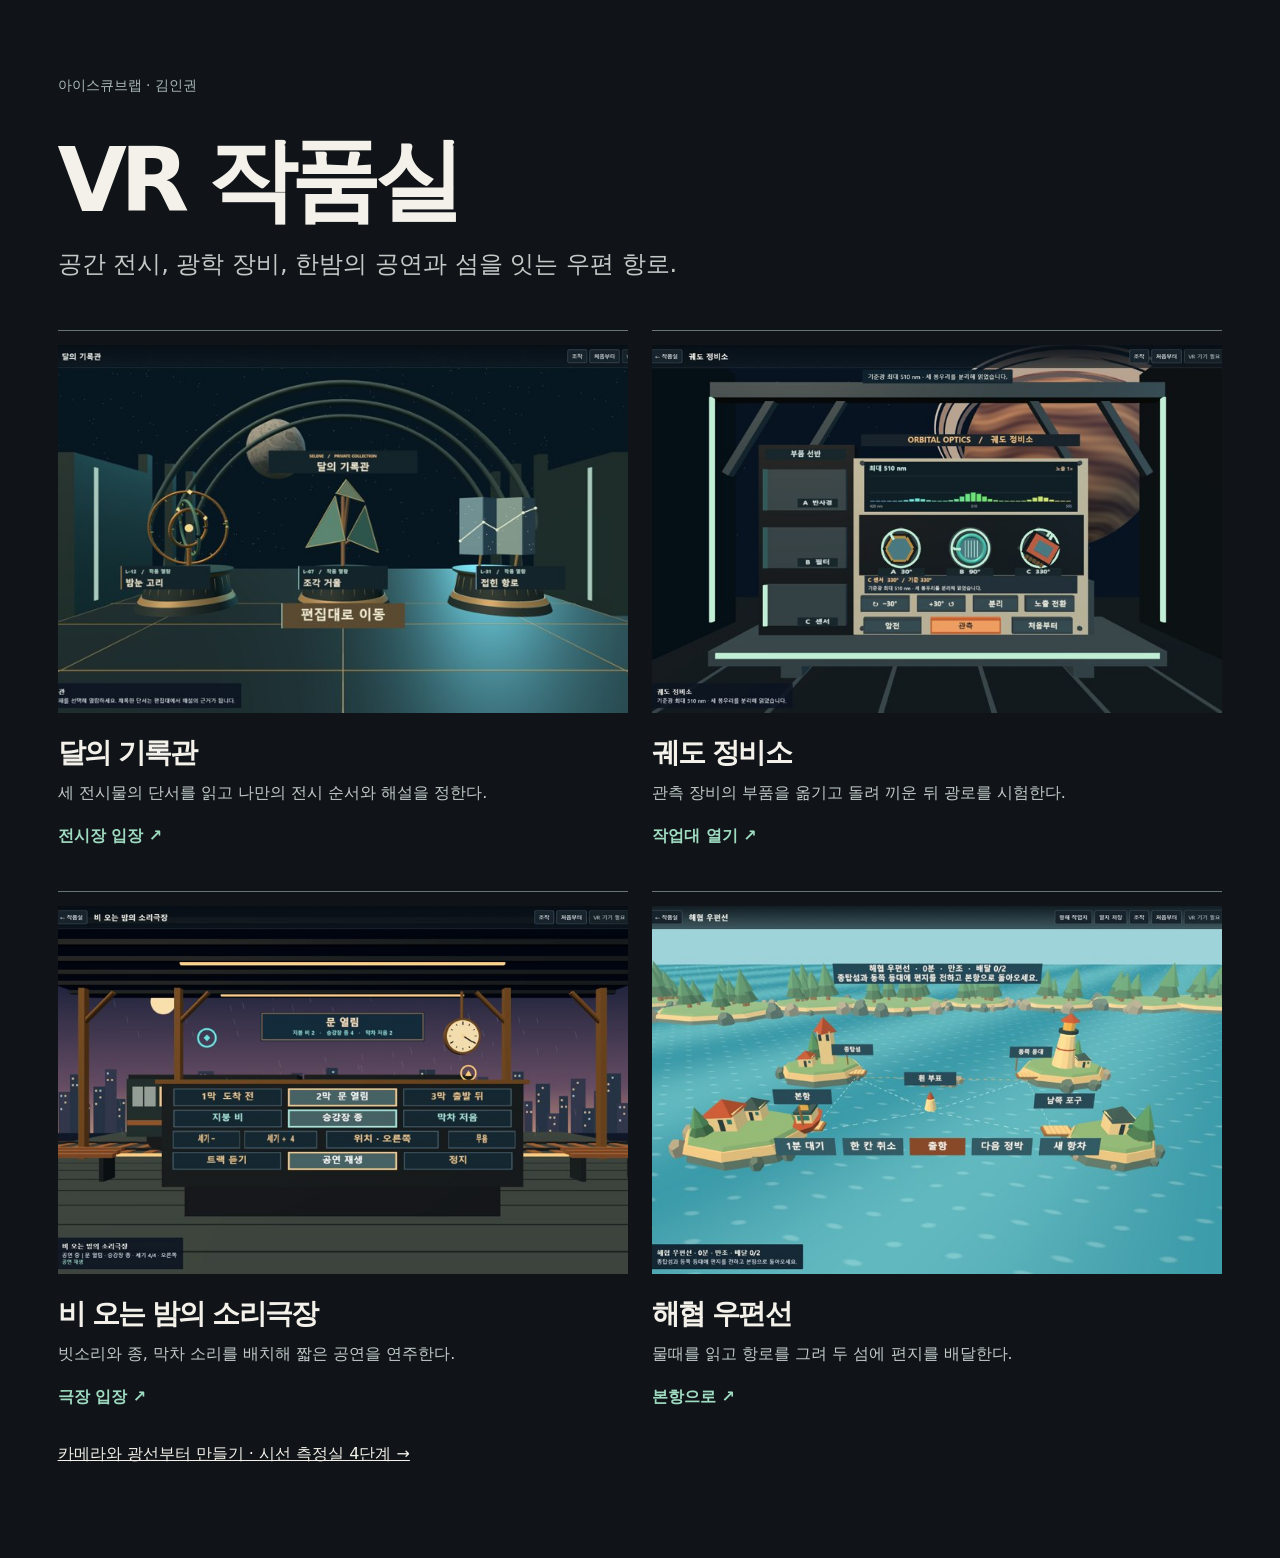
<file: docs/index.html>
<!doctype html>
<html lang="ko"><head><meta charset="utf-8"><meta name="viewport" content="width=device-width,initial-scale=1,viewport-fit=cover"><title>VR 가상현실 콘텐츠 제작 · 작품실</title><link rel="stylesheet" href="./studio.css"></head>
<body>
<main id="library" hidden>
  <header><div class="imprint">아이스큐브랩 · 김인권</div><h1>VR 작품실</h1><p>공간 전시, 광학 장비, 한밤의 공연과 섬을 잇는 우편 항로.</p></header>
  <nav class="works" aria-label="실행할 작품">
    <a href="?project=gallery"><img src="previews/gallery.jpg" alt="달의 기록관 전시장"><h2>달의 기록관</h2><p>세 전시물의 단서를 읽고 나만의 전시 순서와 해설을 정한다.</p><strong>전시장 입장 ↗</strong></a>
    <a href="?project=repair"><img src="previews/repair.jpg" alt="궤도 정비소 조립 작업대"><h2>궤도 정비소</h2><p>관측 장비의 부품을 옮기고 돌려 끼운 뒤 광로를 시험한다.</p><strong>작업대 열기 ↗</strong></a>
    <a href="?project=sound"><img src="previews/sound.jpg" alt="비 오는 밤의 소리극장 무대"><h2>비 오는 밤의 소리극장</h2><p>빗소리와 종, 막차 소리를 배치해 짧은 공연을 연주한다.</p><strong>극장 입장 ↗</strong></a>
    <a href="?project=post"><img src="previews/post.jpg" alt="등대와 종탑섬을 잇는 우편선"><h2>해협 우편선</h2><p>물때를 읽고 항로를 그려 두 섬에 편지를 배달한다.</p><strong>본항으로 ↗</strong></a>
  </nav>
  <p class="starter"><a href="starter/index.html">카메라와 광선부터 만들기 · 시선 측정실 4단계 →</a></p>
</main>
<main id="player" hidden><div id="stage"></div>
  <header class="toolbar"><a href="./">← 작품실</a><h1 id="name"></h1><div class="tools"><button id="help" aria-expanded="false">조작</button><button id="reset">처음부터</button><button id="enterVR" disabled>VR 확인 중</button></div></header>
  <aside id="guide" hidden>마우스로 대상을 누르세요. 오른쪽 버튼을 누른 채 끌거나 방향키로 시선을 돌립니다. 화면 중앙을 조준할 때는 Enter로 누르고 뗄 수 있습니다. VR에서는 컨트롤러로 가리키고 트리거를 사용하세요.</aside>
  <section id="hud" aria-label="작품 진행"><b id="title"></b><span id="subtitle"></span><small id="focus"></small></section>
  <p id="notice" role="status" aria-live="polite"></p>
</main>
<script type="module" src="./studio.mjs"></script></body></html>
</file>
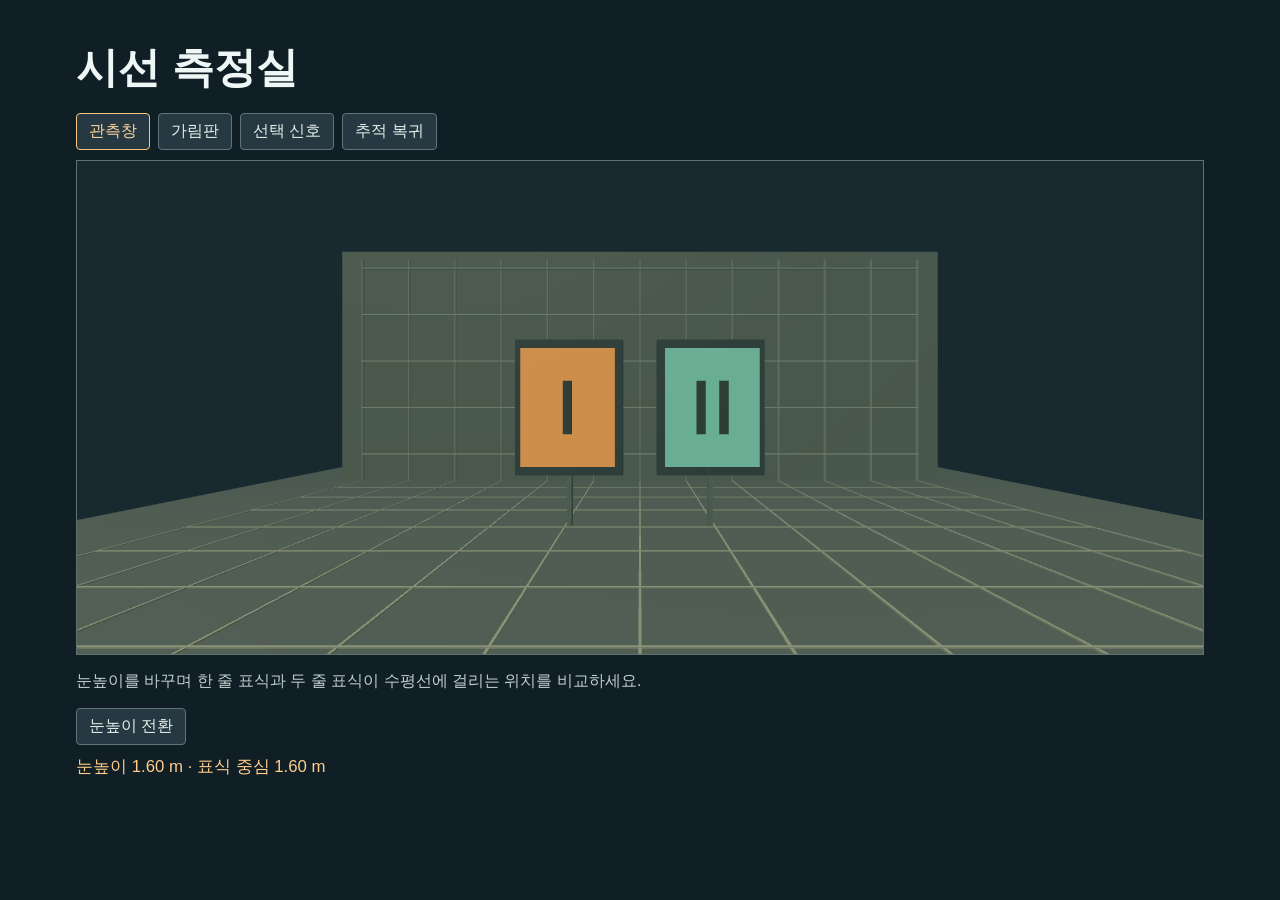
<file: docs/starter/index.html>
<!doctype html>
<html lang="ko"><meta charset="utf-8"><meta name="viewport" content="width=device-width, initial-scale=1">
<title>시선 측정실 · WebXR 제작 실습</title>
<style>
*{box-sizing:border-box}body{margin:0;background:#101e26;color:#eef7f5;font-family:"Malgun Gothic",sans-serif}main{max-width:1200px;margin:auto;padding:clamp(12px,3vw,36px)}h1{font-size:clamp(24px,4vw,42px);margin:.1em 0 .4em}nav,.controls{display:flex;flex-wrap:wrap;align-items:center;gap:8px;margin:10px 0}a,button{background:#263943;border:1px solid #60747a;border-radius:4px;padding:7px 12px;color:#e5efea;font:inherit;text-decoration:none}a[aria-current],button:enabled:hover{border-color:#ffc57a;color:#ffd69d}button:disabled{opacity:.7}#view{width:100%;height:clamp(280px,55vh,680px);background:#22333d;border:1px solid #61726e}canvas{display:block;width:100%;height:100%;touch-action:none}#help{color:#bfcece}#readout{display:block;min-height:2em;margin:10px 0;color:#ffcd8c;font-size:1.05em}
</style>
<main><h1>시선 측정실</h1><nav aria-label="실습 단계">
<a href="?step=1">관측창</a><a href="?step=2">가림판</a><a href="?step=3">선택 신호</a><a href="?step=4">추적 복귀</a></nav>
<div id="view"></div><p id="help"></p><div class="controls" id="controls"></div><output id="readout" aria-live="polite"></output></main>
<script type="module" src="./bench.mjs"></script></html>
</file>
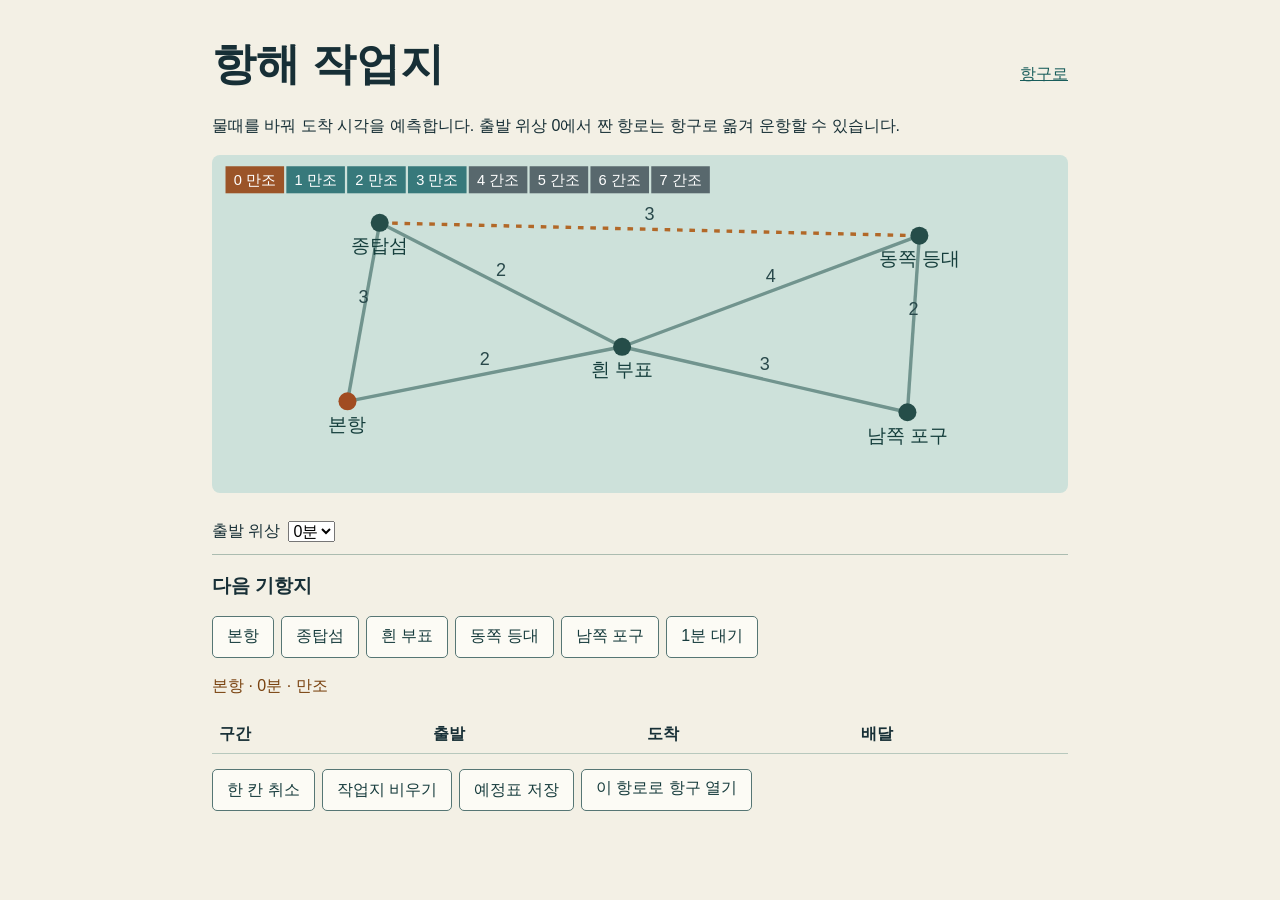
<file: docs/projects/post/chart.html>
<!doctype html><html lang="ko"><head><meta charset="utf-8"><meta name="viewport" content="width=device-width,initial-scale=1"><title>해협 우편선 · 항해 작업지</title><style>
*{box-sizing:border-box}body{margin:0;background:#f3f0e5;color:#172f36;font:16px/1.55 "Malgun Gothic",sans-serif}main{max-width:900px;margin:auto;padding:30px 22px 70px}header{display:flex;align-items:baseline;justify-content:space-between;gap:16px;flex-wrap:wrap}h1{font-size:clamp(28px,5vw,44px);margin:0}h2{font-size:19px}a{color:#185d5b}button,a.action{font:inherit;border:1px solid #567674;background:#fcfbf5;color:#173c3d;border-radius:5px;min-height:42px;padding:6px 14px;text-decoration:none;cursor:pointer}button:focus-visible,a:focus-visible{outline:3px solid #af5213;outline-offset:3px}.group{display:flex;gap:7px;flex-wrap:wrap}.rule{padding:10px 0;border-bottom:1px solid #abbcb0}svg{display:block;max-width:100%;width:100%;height:auto;border-radius:8px;background:#cde1da}table{width:100%;border-collapse:collapse;margin:8px 0 15px}td,th{text-align:left;padding:7px;border-bottom:1px solid #b7c8bd}#note{min-height:1.5em;color:#79420f}label{display:inline-flex;gap:8px;align-items:center}select{font:inherit}</style></head><body><main><header><h1>항해 작업지</h1><a href="../../?project=post">항구로</a></header><p>물때를 바꿔 도착 시각을 예측합니다. 출발 위상 0에서 짠 항로는 항구로 옮겨 운항할 수 있습니다.</p><svg id="map" viewBox="0 0 760 300" role="img" aria-label="다섯 기항지와 항로, 주황색 점선은 얕은 수로"></svg><p class="rule"><label>출발 위상 <select id="phase" aria-label="출발 위상"></select></label></p><h2>다음 기항지</h2><div class="group" id="choices"></div><p id="note" role="status"></p><table><thead><tr><th>구간</th><th>출발</th><th>도착</th><th>배달</th></tr></thead><tbody id="rows"></tbody></table><div class="group"><button id="undo">한 칸 취소</button><button id="clear">작업지 비우기</button><button id="save">예정표 저장</button><a id="play" class="action" href="../../?project=post">이 항로로 항구 열기</a></div></main><script type="module" src="chart.mjs"></script></body></html>
</file>
<file: docs/studio.css>
:root {color-scheme:dark;font-family:'Malgun Gothic',system-ui,sans-serif;background:#101418;color:#f3f1e9}
* {box-sizing:border-box}body{margin:0} [hidden]{display:none!important}button,a{font:inherit}a{color:inherit}button{cursor:pointer}button:disabled{cursor:default}
#library{max-width:1380px;margin:auto;padding:clamp(28px,6vw,84px) clamp(22px,4.5vw,68px)}.imprint{font-size:14px;color:#a9b7ba}#library h1{font-size:clamp(44px,7vw,92px);letter-spacing:-.075em;margin:38px 0 0;line-height:1.07}#library header p{font-size:clamp(17px,2vw,24px);color:#c3c9c7;margin:19px 0 50px}
.works{display:grid;grid-template-columns:repeat(3,minmax(0,1fr));gap:24px}.works a{text-decoration:none;border-top:1px solid #677476;padding:14px 0 20px}.works a:hover strong{color:#fff}.works img{width:100%;aspect-ratio:1.55;object-fit:cover;display:block;background:#24353a}.works h2{font-size:clamp(21px,2.2vw,33px);letter-spacing:-.065em;margin:21px 0 8px}.works p{margin:0 0 20px;line-height:1.65;color:#c0c9c7}.works strong{color:#9fdbc1}
#player,#stage,#stage canvas{position:absolute;inset:0;width:100%;height:100%;overflow:hidden}#stage canvas{touch-action:none;outline:none}.toolbar{position:absolute;top:0;left:0;right:0;display:flex;align-items:center;gap:16px;padding:11px 18px;background:linear-gradient(#080f16ed,#101b23ad);border-bottom:1px solid #ffffff22}.toolbar h1{font-size:18px;margin:0}.toolbar a,.tools button{font-size:13px;text-decoration:none;padding:7px 10px;background:#17232d;color:#f4f5f2;border:1px solid #52616a;border-radius:4px}.tools{margin-left:auto;display:flex;gap:6px}.tools button:disabled{color:#bcc7cc;background:#18242ad9;border-color:#3f4d56}
#guide{position:absolute;right:16px;top:61px;background:#111d26f5;color:#eef1ef;border:1px solid #66747d;padding:14px 18px;max-width:min(420px,90vw);font-size:14px;line-height:1.65}
#hud{position:absolute;bottom:12px;left:16px;padding:10px 15px;border-left:3px solid #95d8c7;background:#0b1422dd;max-width:min(76%,800px);pointer-events:none;border-radius:2px}#hud b,#hud span,#hud small{display:block}#hud b{font-size:16px}#hud span{font-size:13px;color:#e3eaf0;margin-top:3px}#focus{font-size:12px;color:#a5e8d5}#notice{position:absolute;left:50%;top:60px;transform:translateX(-50%);margin:0;padding:8px 13px;border-radius:3px;background:#10232eee;pointer-events:none;font-size:14px;text-align:center}#notice:empty{display:none}
@media(max-width:720px){.works{grid-template-columns:1fr}.toolbar h1{font-size:13px}.toolbar{gap:6px;padding:7px}.toolbar a,.tools button{font-size:11px;padding:6px}.works img{max-height:230px}#hud{max-width:92%}}
@media(min-width:721px){.works{grid-template-columns:repeat(2,minmax(0,1fr))}}
</file>
